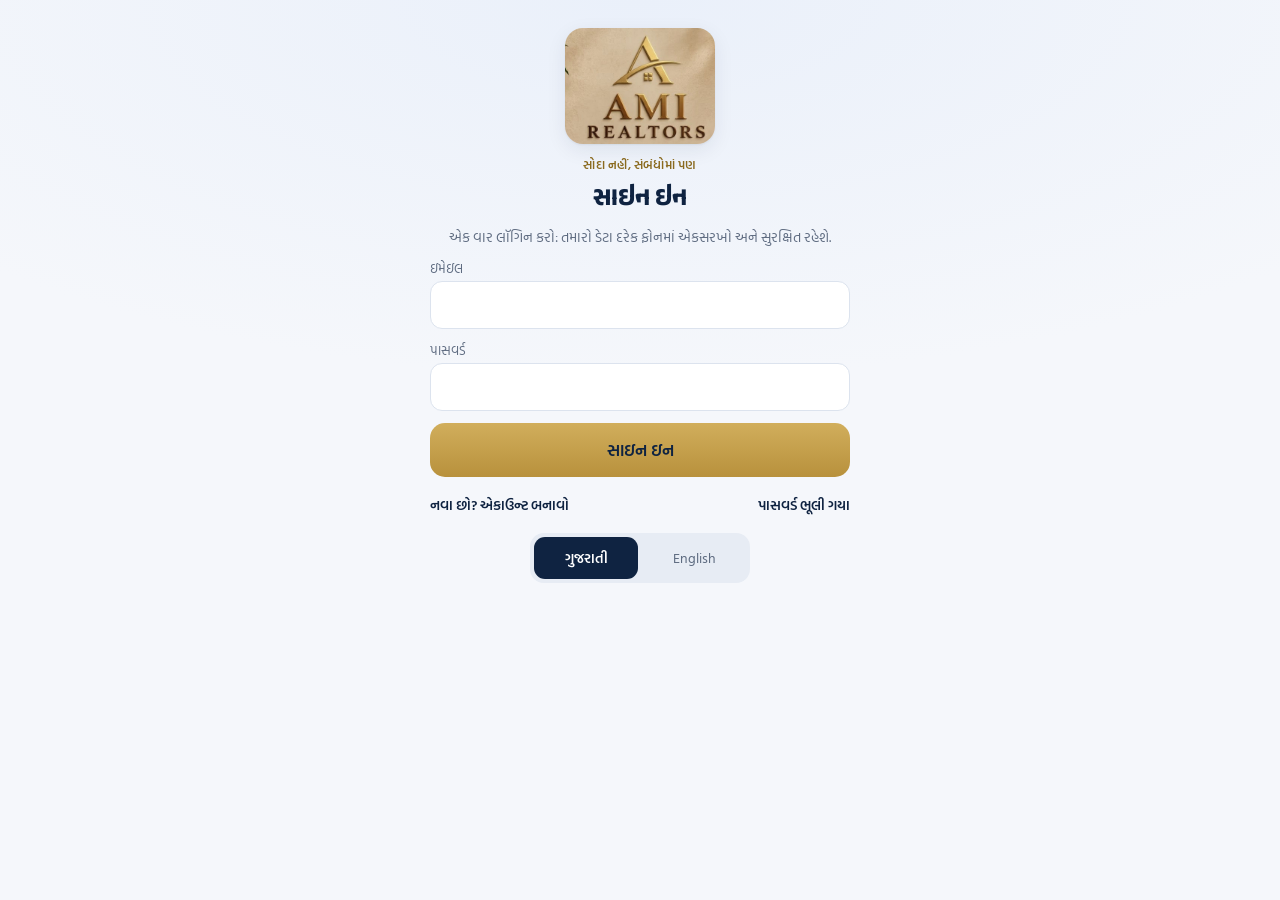
<file: public/index.html>
<!doctype html>
<html lang="gu">
<head>
<meta charset="utf-8">
<meta name="viewport" content="width=device-width, initial-scale=1, viewport-fit=cover, user-scalable=no">
<title>Ami Realtors</title>
<meta name="theme-color" content="#F5F7FB">
<meta name="apple-mobile-web-app-capable" content="yes">
<meta name="mobile-web-app-capable" content="yes">
<meta name="apple-mobile-web-app-status-bar-style" content="default">
<meta name="apple-mobile-web-app-title" content="Ami Realtors">
<link rel="manifest" href="manifest.webmanifest">
<link rel="apple-touch-icon" href="icons/icon-180.png">
<link rel="icon" href="icons/icon-192.png">
<link rel="preconnect" href="https://fonts.googleapis.com">
<link rel="preconnect" href="https://fonts.gstatic.com" crossorigin>
<link rel="stylesheet" href="https://fonts.googleapis.com/css2?family=Anek+Gujarati:wght@400;500;600;700&family=Hind+Vadodara:wght@400;500;600&display=swap">
<link rel="stylesheet" href="vendor/leaflet/leaflet.css">
<link rel="stylesheet" href="css/app.css">
</head>
<body>
<div id="app"></div>
<script src="vendor/leaflet/leaflet.js"></script>
<script src="vendor/supabase.js"></script>
<script type="module" src="js/app.js"></script>
</body>
</html>
</file>
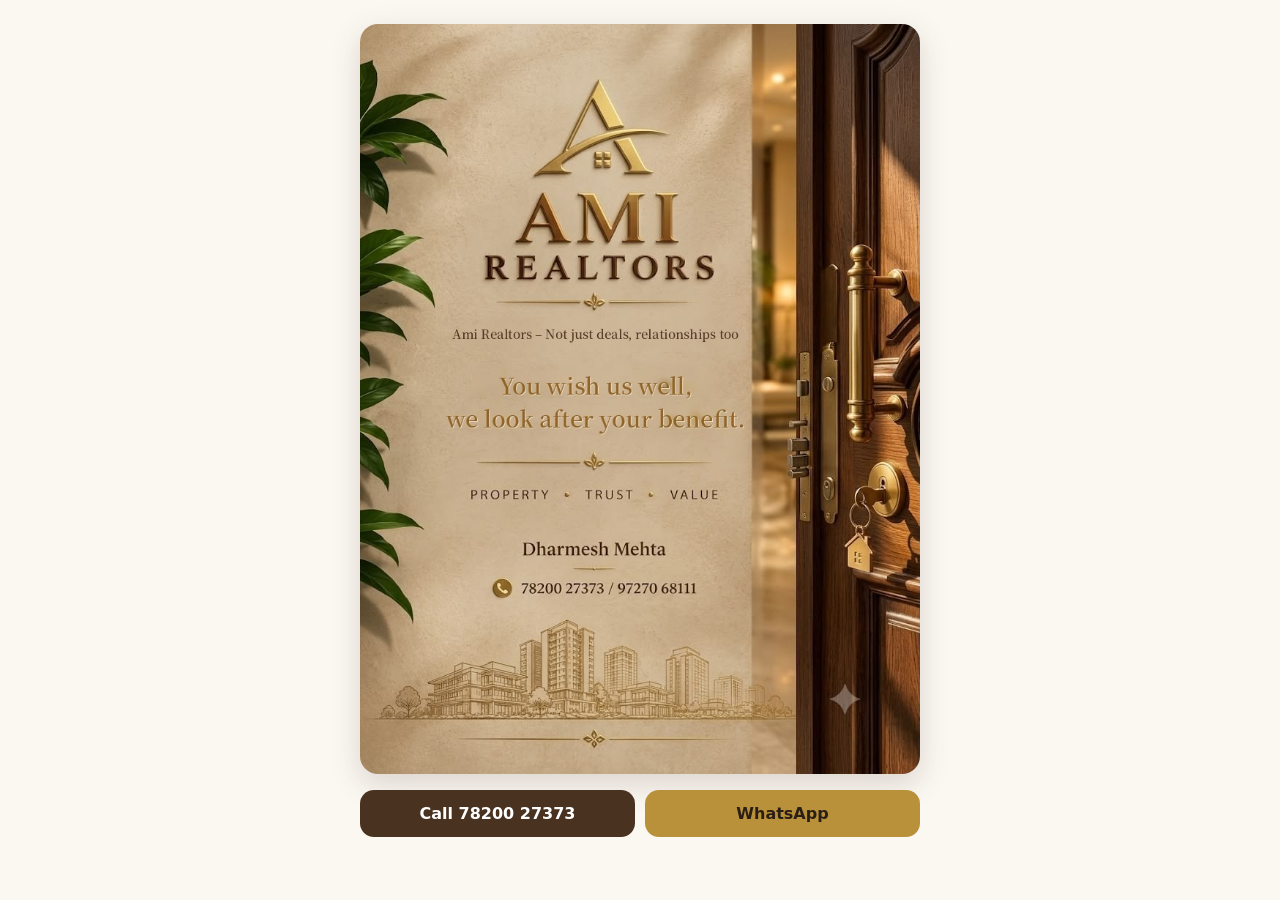
<file: public/card.html>
<!doctype html>
<html lang="gu">
<head>
<meta charset="utf-8">
<meta name="viewport" content="width=device-width, initial-scale=1">
<title>Ami Realtors – Dharmesh Mehta</title>
<meta name="description" content="Ami Realtors, Chowk Bazaar, Surat · Dharmesh Mehta · 78200 27373 / 97270 68111 · Property · Trust · Value">
<meta property="og:title" content="Ami Realtors – Dharmesh Mehta">
<meta property="og:description" content="Property · Trust · Value · Chowk Bazaar, Surat · 78200 27373 / 97270 68111">
<meta property="og:image" content="img/card_en.jpg">
<meta property="og:type" content="profile">
<style>
:root { --bg: #FBF8F2; --ink: #2B1F15; --gold: #B8913A; }
body { margin: 0; background: var(--bg); color: var(--ink); font-family: -apple-system, system-ui, sans-serif; display: flex; flex-direction: column; align-items: center; padding: 24px 16px; gap: 16px; }
img { width: 100%; max-width: 560px; border-radius: 18px; box-shadow: 0 10px 30px rgba(74, 50, 32, .18); }
.row { display: flex; gap: 10px; width: 100%; max-width: 560px; }
a { flex: 1; text-align: center; padding: 14px; border-radius: 14px; background: #4A3220; color: #fff; text-decoration: none; font-weight: 600; }
a.g { background: var(--gold); color: var(--ink); }
</style>
</head>
<body>
<img src="img/card_en.jpg" alt="Ami Realtors visiting card – Dharmesh Mehta">
<div class="row"><a href="tel:+917820027373">Call 78200 27373</a><a class="g" href="https://wa.me/917820027373">WhatsApp</a></div>
</body>
</html>
</file>
<file: public/vendor/leaflet/leaflet.css>
/* required styles */

.leaflet-pane,
.leaflet-tile,
.leaflet-marker-icon,
.leaflet-marker-shadow,
.leaflet-tile-container,
.leaflet-pane > svg,
.leaflet-pane > canvas,
.leaflet-zoom-box,
.leaflet-image-layer,
.leaflet-layer {
	position: absolute;
	left: 0;
	top: 0;
	}
.leaflet-container {
	overflow: hidden;
	}
.leaflet-tile,
.leaflet-marker-icon,
.leaflet-marker-shadow {
	-webkit-user-select: none;
	   -moz-user-select: none;
	        user-select: none;
	  -webkit-user-drag: none;
	}
/* Prevents IE11 from highlighting tiles in blue */
.leaflet-tile::selection {
	background: transparent;
}
/* Safari renders non-retina tile on retina better with this, but Chrome is worse */
.leaflet-safari .leaflet-tile {
	image-rendering: -webkit-optimize-contrast;
	}
/* hack that prevents hw layers "stretching" when loading new tiles */
.leaflet-safari .leaflet-tile-container {
	width: 1600px;
	height: 1600px;
	-webkit-transform-origin: 0 0;
	}
.leaflet-marker-icon,
.leaflet-marker-shadow {
	display: block;
	}
/* .leaflet-container svg: reset svg max-width decleration shipped in Joomla! (joomla.org) 3.x */
/* .leaflet-container img: map is broken in FF if you have max-width: 100% on tiles */
.leaflet-container .leaflet-overlay-pane svg {
	max-width: none !important;
	max-height: none !important;
	}
.leaflet-container .leaflet-marker-pane img,
.leaflet-container .leaflet-shadow-pane img,
.leaflet-container .leaflet-tile-pane img,
.leaflet-container img.leaflet-image-layer,
.leaflet-container .leaflet-tile {
	max-width: none !important;
	max-height: none !important;
	width: auto;
	padding: 0;
	}

.leaflet-container img.leaflet-tile {
	/* See: https://bugs.chromium.org/p/chromium/issues/detail?id=600120 */
	mix-blend-mode: plus-lighter;
}

.leaflet-container.leaflet-touch-zoom {
	-ms-touch-action: pan-x pan-y;
	touch-action: pan-x pan-y;
	}
.leaflet-container.leaflet-touch-drag {
	-ms-touch-action: pinch-zoom;
	/* Fallback for FF which doesn't support pinch-zoom */
	touch-action: none;
	touch-action: pinch-zoom;
}
.leaflet-container.leaflet-touch-drag.leaflet-touch-zoom {
	-ms-touch-action: none;
	touch-action: none;
}
.leaflet-container {
	-webkit-tap-highlight-color: transparent;
}
.leaflet-container a {
	-webkit-tap-highlight-color: rgba(51, 181, 229, 0.4);
}
.leaflet-tile {
	filter: inherit;
	visibility: hidden;
	}
.leaflet-tile-loaded {
	visibility: inherit;
	}
.leaflet-zoom-box {
	width: 0;
	height: 0;
	-moz-box-sizing: border-box;
	     box-sizing: border-box;
	z-index: 800;
	}
/* workaround for https://bugzilla.mozilla.org/show_bug.cgi?id=888319 */
.leaflet-overlay-pane svg {
	-moz-user-select: none;
	}

.leaflet-pane         { z-index: 400; }

.leaflet-tile-pane    { z-index: 200; }
.leaflet-overlay-pane { z-index: 400; }
.leaflet-shadow-pane  { z-index: 500; }
.leaflet-marker-pane  { z-index: 600; }
.leaflet-tooltip-pane   { z-index: 650; }
.leaflet-popup-pane   { z-index: 700; }

.leaflet-map-pane canvas { z-index: 100; }
.leaflet-map-pane svg    { z-index: 200; }

.leaflet-vml-shape {
	width: 1px;
	height: 1px;
	}
.lvml {
	behavior: url(#default#VML);
	display: inline-block;
	position: absolute;
	}


/* control positioning */

.leaflet-control {
	position: relative;
	z-index: 800;
	pointer-events: visiblePainted; /* IE 9-10 doesn't have auto */
	pointer-events: auto;
	}
.leaflet-top,
.leaflet-bottom {
	position: absolute;
	z-index: 1000;
	pointer-events: none;
	}
.leaflet-top {
	top: 0;
	}
.leaflet-right {
	right: 0;
	}
.leaflet-bottom {
	bottom: 0;
	}
.leaflet-left {
	left: 0;
	}
.leaflet-control {
	float: left;
	clear: both;
	}
.leaflet-right .leaflet-control {
	float: right;
	}
.leaflet-top .leaflet-control {
	margin-top: 10px;
	}
.leaflet-bottom .leaflet-control {
	margin-bottom: 10px;
	}
.leaflet-left .leaflet-control {
	margin-left: 10px;
	}
.leaflet-right .leaflet-control {
	margin-right: 10px;
	}


/* zoom and fade animations */

.leaflet-fade-anim .leaflet-popup {
	opacity: 0;
	-webkit-transition: opacity 0.2s linear;
	   -moz-transition: opacity 0.2s linear;
	        transition: opacity 0.2s linear;
	}
.leaflet-fade-anim .leaflet-map-pane .leaflet-popup {
	opacity: 1;
	}
.leaflet-zoom-animated {
	-webkit-transform-origin: 0 0;
	    -ms-transform-origin: 0 0;
	        transform-origin: 0 0;
	}
svg.leaflet-zoom-animated {
	will-change: transform;
}

.leaflet-zoom-anim .leaflet-zoom-animated {
	-webkit-transition: -webkit-transform 0.25s cubic-bezier(0,0,0.25,1);
	   -moz-transition:    -moz-transform 0.25s cubic-bezier(0,0,0.25,1);
	        transition:         transform 0.25s cubic-bezier(0,0,0.25,1);
	}
.leaflet-zoom-anim .leaflet-tile,
.leaflet-pan-anim .leaflet-tile {
	-webkit-transition: none;
	   -moz-transition: none;
	        transition: none;
	}

.leaflet-zoom-anim .leaflet-zoom-hide {
	visibility: hidden;
	}


/* cursors */

.leaflet-interactive {
	cursor: pointer;
	}
.leaflet-grab {
	cursor: -webkit-grab;
	cursor:    -moz-grab;
	cursor:         grab;
	}
.leaflet-crosshair,
.leaflet-crosshair .leaflet-interactive {
	cursor: crosshair;
	}
.leaflet-popup-pane,
.leaflet-control {
	cursor: auto;
	}
.leaflet-dragging .leaflet-grab,
.leaflet-dragging .leaflet-grab .leaflet-interactive,
.leaflet-dragging .leaflet-marker-draggable {
	cursor: move;
	cursor: -webkit-grabbing;
	cursor:    -moz-grabbing;
	cursor:         grabbing;
	}

/* marker & overlays interactivity */
.leaflet-marker-icon,
.leaflet-marker-shadow,
.leaflet-image-layer,
.leaflet-pane > svg path,
.leaflet-tile-container {
	pointer-events: none;
	}

.leaflet-marker-icon.leaflet-interactive,
.leaflet-image-layer.leaflet-interactive,
.leaflet-pane > svg path.leaflet-interactive,
svg.leaflet-image-layer.leaflet-interactive path {
	pointer-events: visiblePainted; /* IE 9-10 doesn't have auto */
	pointer-events: auto;
	}

/* visual tweaks */

.leaflet-container {
	background: #ddd;
	outline-offset: 1px;
	}
.leaflet-container a {
	color: #0078A8;
	}
.leaflet-zoom-box {
	border: 2px dotted #38f;
	background: rgba(255,255,255,0.5);
	}


/* general typography */
.leaflet-container {
	font-family: "Helvetica Neue", Arial, Helvetica, sans-serif;
	font-size: 12px;
	font-size: 0.75rem;
	line-height: 1.5;
	}


/* general toolbar styles */

.leaflet-bar {
	box-shadow: 0 1px 5px rgba(0,0,0,0.65);
	border-radius: 4px;
	}
.leaflet-bar a {
	background-color: #fff;
	border-bottom: 1px solid #ccc;
	width: 26px;
	height: 26px;
	line-height: 26px;
	display: block;
	text-align: center;
	text-decoration: none;
	color: black;
	}
.leaflet-bar a,
.leaflet-control-layers-toggle {
	background-position: 50% 50%;
	background-repeat: no-repeat;
	display: block;
	}
.leaflet-bar a:hover,
.leaflet-bar a:focus {
	background-color: #f4f4f4;
	}
.leaflet-bar a:first-child {
	border-top-left-radius: 4px;
	border-top-right-radius: 4px;
	}
.leaflet-bar a:last-child {
	border-bottom-left-radius: 4px;
	border-bottom-right-radius: 4px;
	border-bottom: none;
	}
.leaflet-bar a.leaflet-disabled {
	cursor: default;
	background-color: #f4f4f4;
	color: #bbb;
	}

.leaflet-touch .leaflet-bar a {
	width: 30px;
	height: 30px;
	line-height: 30px;
	}
.leaflet-touch .leaflet-bar a:first-child {
	border-top-left-radius: 2px;
	border-top-right-radius: 2px;
	}
.leaflet-touch .leaflet-bar a:last-child {
	border-bottom-left-radius: 2px;
	border-bottom-right-radius: 2px;
	}

/* zoom control */

.leaflet-control-zoom-in,
.leaflet-control-zoom-out {
	font: bold 18px 'Lucida Console', Monaco, monospace;
	text-indent: 1px;
	}

.leaflet-touch .leaflet-control-zoom-in, .leaflet-touch .leaflet-control-zoom-out  {
	font-size: 22px;
	}


/* layers control */

.leaflet-control-layers {
	box-shadow: 0 1px 5px rgba(0,0,0,0.4);
	background: #fff;
	border-radius: 5px;
	}
.leaflet-control-layers-toggle {
	background-image: url(images/layers.png);
	width: 36px;
	height: 36px;
	}
.leaflet-retina .leaflet-control-layers-toggle {
	background-image: url(images/layers-2x.png);
	background-size: 26px 26px;
	}
.leaflet-touch .leaflet-control-layers-toggle {
	width: 44px;
	height: 44px;
	}
.leaflet-control-layers .leaflet-control-layers-list,
.leaflet-control-layers-expanded .leaflet-control-layers-toggle {
	display: none;
	}
.leaflet-control-layers-expanded .leaflet-control-layers-list {
	display: block;
	position: relative;
	}
.leaflet-control-layers-expanded {
	padding: 6px 10px 6px 6px;
	color: #333;
	background: #fff;
	}
.leaflet-control-layers-scrollbar {
	overflow-y: scroll;
	overflow-x: hidden;
	padding-right: 5px;
	}
.leaflet-control-layers-selector {
	margin-top: 2px;
	position: relative;
	top: 1px;
	}
.leaflet-control-layers label {
	display: block;
	font-size: 13px;
	font-size: 1.08333em;
	}
.leaflet-control-layers-separator {
	height: 0;
	border-top: 1px solid #ddd;
	margin: 5px -10px 5px -6px;
	}

/* Default icon URLs */
.leaflet-default-icon-path { /* used only in path-guessing heuristic, see L.Icon.Default */
	background-image: url(images/marker-icon.png);
	}


/* attribution and scale controls */

.leaflet-container .leaflet-control-attribution {
	background: #fff;
	background: rgba(255, 255, 255, 0.8);
	margin: 0;
	}
.leaflet-control-attribution,
.leaflet-control-scale-line {
	padding: 0 5px;
	color: #333;
	line-height: 1.4;
	}
.leaflet-control-attribution a {
	text-decoration: none;
	}
.leaflet-control-attribution a:hover,
.leaflet-control-attribution a:focus {
	text-decoration: underline;
	}
.leaflet-attribution-flag {
	display: inline !important;
	vertical-align: baseline !important;
	width: 1em;
	height: 0.6669em;
	}
.leaflet-left .leaflet-control-scale {
	margin-left: 5px;
	}
.leaflet-bottom .leaflet-control-scale {
	margin-bottom: 5px;
	}
.leaflet-control-scale-line {
	border: 2px solid #777;
	border-top: none;
	line-height: 1.1;
	padding: 2px 5px 1px;
	white-space: nowrap;
	-moz-box-sizing: border-box;
	     box-sizing: border-box;
	background: rgba(255, 255, 255, 0.8);
	text-shadow: 1px 1px #fff;
	}
.leaflet-control-scale-line:not(:first-child) {
	border-top: 2px solid #777;
	border-bottom: none;
	margin-top: -2px;
	}
.leaflet-control-scale-line:not(:first-child):not(:last-child) {
	border-bottom: 2px solid #777;
	}

.leaflet-touch .leaflet-control-attribution,
.leaflet-touch .leaflet-control-layers,
.leaflet-touch .leaflet-bar {
	box-shadow: none;
	}
.leaflet-touch .leaflet-control-layers,
.leaflet-touch .leaflet-bar {
	border: 2px solid rgba(0,0,0,0.2);
	background-clip: padding-box;
	}


/* popup */

.leaflet-popup {
	position: absolute;
	text-align: center;
	margin-bottom: 20px;
	}
.leaflet-popup-content-wrapper {
	padding: 1px;
	text-align: left;
	border-radius: 12px;
	}
.leaflet-popup-content {
	margin: 13px 24px 13px 20px;
	line-height: 1.3;
	font-size: 13px;
	font-size: 1.08333em;
	min-height: 1px;
	}
.leaflet-popup-content p {
	margin: 17px 0;
	margin: 1.3em 0;
	}
.leaflet-popup-tip-container {
	width: 40px;
	height: 20px;
	position: absolute;
	left: 50%;
	margin-top: -1px;
	margin-left: -20px;
	overflow: hidden;
	pointer-events: none;
	}
.leaflet-popup-tip {
	width: 17px;
	height: 17px;
	padding: 1px;

	margin: -10px auto 0;
	pointer-events: auto;

	-webkit-transform: rotate(45deg);
	   -moz-transform: rotate(45deg);
	    -ms-transform: rotate(45deg);
	        transform: rotate(45deg);
	}
.leaflet-popup-content-wrapper,
.leaflet-popup-tip {
	background: white;
	color: #333;
	box-shadow: 0 3px 14px rgba(0,0,0,0.4);
	}
.leaflet-container a.leaflet-popup-close-button {
	position: absolute;
	top: 0;
	right: 0;
	border: none;
	text-align: center;
	width: 24px;
	height: 24px;
	font: 16px/24px Tahoma, Verdana, sans-serif;
	color: #757575;
	text-decoration: none;
	background: transparent;
	}
.leaflet-container a.leaflet-popup-close-button:hover,
.leaflet-container a.leaflet-popup-close-button:focus {
	color: #585858;
	}
.leaflet-popup-scrolled {
	overflow: auto;
	}

.leaflet-oldie .leaflet-popup-content-wrapper {
	-ms-zoom: 1;
	}
.leaflet-oldie .leaflet-popup-tip {
	width: 24px;
	margin: 0 auto;

	-ms-filter: "progid:DXImageTransform.Microsoft.Matrix(M11=0.70710678, M12=0.70710678, M21=-0.70710678, M22=0.70710678)";
	filter: progid:DXImageTransform.Microsoft.Matrix(M11=0.70710678, M12=0.70710678, M21=-0.70710678, M22=0.70710678);
	}

.leaflet-oldie .leaflet-control-zoom,
.leaflet-oldie .leaflet-control-layers,
.leaflet-oldie .leaflet-popup-content-wrapper,
.leaflet-oldie .leaflet-popup-tip {
	border: 1px solid #999;
	}


/* div icon */

.leaflet-div-icon {
	background: #fff;
	border: 1px solid #666;
	}


/* Tooltip */
/* Base styles for the element that has a tooltip */
.leaflet-tooltip {
	position: absolute;
	padding: 6px;
	background-color: #fff;
	border: 1px solid #fff;
	border-radius: 3px;
	color: #222;
	white-space: nowrap;
	-webkit-user-select: none;
	-moz-user-select: none;
	-ms-user-select: none;
	user-select: none;
	pointer-events: none;
	box-shadow: 0 1px 3px rgba(0,0,0,0.4);
	}
.leaflet-tooltip.leaflet-interactive {
	cursor: pointer;
	pointer-events: auto;
	}
.leaflet-tooltip-top:before,
.leaflet-tooltip-bottom:before,
.leaflet-tooltip-left:before,
.leaflet-tooltip-right:before {
	position: absolute;
	pointer-events: none;
	border: 6px solid transparent;
	background: transparent;
	content: "";
	}

/* Directions */

.leaflet-tooltip-bottom {
	margin-top: 6px;
}
.leaflet-tooltip-top {
	margin-top: -6px;
}
.leaflet-tooltip-bottom:before,
.leaflet-tooltip-top:before {
	left: 50%;
	margin-left: -6px;
	}
.leaflet-tooltip-top:before {
	bottom: 0;
	margin-bottom: -12px;
	border-top-color: #fff;
	}
.leaflet-tooltip-bottom:before {
	top: 0;
	margin-top: -12px;
	margin-left: -6px;
	border-bottom-color: #fff;
	}
.leaflet-tooltip-left {
	margin-left: -6px;
}
.leaflet-tooltip-right {
	margin-left: 6px;
}
.leaflet-tooltip-left:before,
.leaflet-tooltip-right:before {
	top: 50%;
	margin-top: -6px;
	}
.leaflet-tooltip-left:before {
	right: 0;
	margin-right: -12px;
	border-left-color: #fff;
	}
.leaflet-tooltip-right:before {
	left: 0;
	margin-left: -12px;
	border-right-color: #fff;
	}

/* Printing */

@media print {
	/* Prevent printers from removing background-images of controls. */
	.leaflet-control {
		-webkit-print-color-adjust: exact;
		print-color-adjust: exact;
		}
	}
</file>
<file: public/css/app.css>
:root { --green: #0F2341; --green2: #1F3B66; --gold: #C29B45; --gold2: #E3D3A8; --goldtext: #8A6A1F; --ground: #EEF2F8; --bg: #F5F7FB; --ink: #0E1726; --muted: #5E6B80; --line: #DCE3EE; --card: #FFFFFF; --navy3: #2C5288; --shadow: 0 1px 2px rgba(15, 35, 65, .06), 0 6px 20px rgba(15, 35, 65, .08); --r: 18px; --ease: cubic-bezier(.2, .8, .2, 1); }
* { box-sizing: border-box; -webkit-tap-highlight-color: transparent; }
html, body { margin: 0; height: 100%; background: var(--bg); color: var(--ink); font-family: 'Hind Vadodara', 'Noto Sans Gujarati', -apple-system, system-ui, sans-serif; font-size: 16px; line-height: 1.4; overscroll-behavior: none; }
h1, h2, h3, .title, .hero-t, .num { font-family: 'Anek Gujarati', 'Hind Vadodara', system-ui, sans-serif; margin: 0; }
h1 { font-size: 28px; font-weight: 700; color: var(--green); line-height: 1.15; display: flex; align-items: center; gap: 6px; }
h2 { font-size: 19px; font-weight: 700; }
h3 { font-size: 16px; font-weight: 700; margin-top: 8px; color: var(--green); }
a { color: var(--green); font-weight: 600; }
button, input, select, textarea { font: inherit; color: inherit; }
button { cursor: pointer; }
.ic, .mark { display: inline-flex; flex-shrink: 0; }
.muted { color: var(--muted); } .small { font-size: 14px; } .xs { font-size: 12px; } .b { font-weight: 600; } .gold { color: var(--gold); } .goldtext { color: var(--goldtext); } .grow { flex: 1; min-width: 0; }
.between { display: flex; justify-content: space-between; align-items: center; gap: 10px; } .between.top { align-items: flex-start; }

#app { height: 100%; }
.screen { height: 100%; overflow-y: auto; -webkit-overflow-scrolling: touch; padding: calc(env(safe-area-inset-top) + 14px) 16px calc(env(safe-area-inset-bottom) + 96px); display: flex; flex-direction: column; gap: 12px; }
.screen.map { padding: 0; overflow: hidden; position: relative; }
.screen > * { flex-shrink: 0; }
.hdr { display: flex; align-items: center; gap: 12px; }
.logo { width: 50px; height: 50px; border-radius: 14px; overflow: hidden; flex: none; box-shadow: 0 2px 8px rgba(15, 35, 65, .18); } .logo img { width: 100%; height: 100%; object-fit: cover; display: block; }
.brandline { font-size: 12px; color: var(--goldtext); font-weight: 600; letter-spacing: .02em; }
.bizcard img { width: 100%; border-radius: 16px; display: block; }
.iconbtn { border: 0; background: transparent; width: 44px; height: 44px; border-radius: 12px; display: flex; align-items: center; justify-content: center; color: var(--ink); }
.rowhd { display: flex; align-items: center; justify-content: space-between; margin-top: 4px; }

.tabbar { position: fixed; left: 0; right: 0; bottom: 0; z-index: 500; display: grid; grid-template-columns: repeat(5, minmax(0, 1fr)); background: #fff; border-top: 1px solid #DFE5EE; padding: 6px 6px calc(env(safe-area-inset-bottom) + 6px); }
.tabbar button { border: 0; background: transparent; min-height: 50px; display: flex; flex-direction: column; align-items: center; justify-content: center; gap: 2px; font-size: 11px; color: var(--muted); }
.tabbar button.on { color: var(--green); font-weight: 600; }

.card { background: var(--card); border-radius: 20px; padding: 14px 16px; display: flex; flex-direction: column; gap: 10px; border: 0; text-align: left; width: 100%; }
.card.inset { background: var(--ground); border-radius: 14px; }
.card.float { box-shadow: 0 8px 28px rgba(15, 35, 65, .2); }
.tag { font-size: 12px; font-weight: 600; color: var(--goldtext); }
.title { font-size: 17px; font-weight: 600; line-height: 1.3; } .title.big { font-size: 22px; font-weight: 700; color: var(--green); }
.empty { text-align: center; color: var(--muted); padding: 28px 16px; background: #fff; border-radius: 20px; }
.hero { background: var(--green); color: #fff; border: 0; border-radius: 20px; padding: 14px 16px; display: flex; align-items: center; gap: 12px; text-align: left; width: 100%; }
.hero.col { flex-direction: column; align-items: stretch; gap: 10px; }
.hero-t { font-size: 18px; font-weight: 600; }
.hero .ic { color: var(--gold); }

.grid2, .grid3, .grid4, .grid5 { display: grid; gap: 8px; }
.grid2 { grid-template-columns: repeat(2, minmax(0, 1fr)); } .grid3 { grid-template-columns: repeat(3, minmax(0, 1fr)); } .grid4 { grid-template-columns: repeat(4, minmax(0, 1fr)); } .grid5 { grid-template-columns: repeat(5, minmax(0, 1fr)); gap: 6px; }
.tile { background: var(--ground); border-radius: 12px; padding: 9px 10px; min-width: 0; } .grid4 .tile { background: #fff; } .tile .b { font-size: 15px; overflow-wrap: anywhere; }
.tile.dark { background: var(--green); color: #fff; }

.chips { display: flex; gap: 6px; } .chips.scroll { overflow-x: auto; margin: 0 -16px; padding: 0 16px; scrollbar-width: none; } .chips.scroll::-webkit-scrollbar { display: none; } .chips.wrap { flex-wrap: wrap; }
.chip { border: 1px solid var(--line); background: #fff; min-height: 40px; padding: 0 14px; border-radius: 20px; font-size: 14px; white-space: nowrap; }
.chip.on { background: var(--green); color: #fff; border-color: var(--green); font-weight: 600; }
.chip.sq { border-radius: 12px; padding: 0 2px; min-height: 44px; font-size: 13px; }
.chips.onmap .chip { border: 0; box-shadow: 0 2px 8px rgba(15, 35, 65, .16); }
.seg { display: grid; gap: 4px; background: #E4E9F2; border-radius: 14px; padding: 4px; }
.seg button { border: 0; background: transparent; min-height: 42px; border-radius: 11px; color: var(--muted); font-size: 14px; }
.seg button.on { background: #fff; color: var(--ink); font-weight: 600; }

.btn { border: 0; background: var(--ground); color: var(--ink); min-height: 46px; padding: 0 14px; border-radius: 13px; font-size: 15px; font-weight: 600; display: inline-flex; align-items: center; justify-content: center; gap: 6px; text-decoration: none; text-align: center; }
.card .btn { background: var(--ground); } .screen > .grid2 > .btn { background: #fff; }
.btn.green, .card .btn.green, .screen > .grid2 > .btn.green { background: var(--green); color: #fff; } .btn.gold, .card .btn.gold, .screen > .grid2 > .btn.gold { background: var(--gold); color: var(--ink); } .btn.mid { background: var(--green2); color: #fff; }
.btn.danger { background: transparent; color: #9B2C1F; } .btn.dashed { background: transparent; border: 1px dashed #8A948E; font-weight: 500; } .btn.tall { min-height: 58px; }
.linkbtn { border: 0; background: transparent; padding: 6px 0; color: var(--green); font-weight: 600; font-size: 14px; text-align: left; min-height: 32px; display: inline-flex; align-items: center; } .linkbtn.goldlink { color: var(--gold); } .linkbtn.xs { font-size: 12px; min-height: 24px; padding: 0 0 0 8px; }
.input { width: 100%; min-width: 0; border: 1px solid var(--line); background: #fff; border-radius: 12px; padding: 0 12px; min-height: 48px; font-size: 16px; outline: 0; -webkit-appearance: none; appearance: none; }
.input:focus { border-color: var(--green); } .input.area { padding: 10px 12px; min-height: 0; resize: vertical; } .input.sel { width: auto; font-weight: 600; } .input.pick { display: flex; align-items: center; justify-content: space-between; text-align: left; }
.field { display: flex; flex-direction: column; gap: 4px; min-width: 0; } .field > span { font-size: 13px; color: var(--muted); }
.join { display: flex; gap: 6px; } .join select { width: auto; flex-shrink: 0; padding: 0 8px; }
.check { display: flex; align-items: center; gap: 10px; min-height: 44px; } .check input { width: 22px; height: 22px; accent-color: var(--green); }
.pasterow { display: grid; grid-template-columns: minmax(0, 1fr) auto auto; gap: 8px; } .pasterow .input { border: 0; }

.badge { border: 0; border-radius: 10px; padding: 4px 8px; font-size: 12px; font-weight: 600; min-height: 32px; background: #E6EBF3; color: var(--ink); -webkit-appearance: none; appearance: none; text-align: center; }
.badge.st-new { background: var(--gold); } .badge.st-visit { background: #DCE9E2; color: var(--green); } .badge.st-closed { background: var(--green); color: #fff; }
.rates { padding: 4px 16px; gap: 0; } .rate { display: flex; justify-content: space-between; align-items: center; gap: 10px; padding: 12px 0; border-bottom: 1px solid #E6EBF3; } .rate:last-child { border: 0; }
.rate .num { font-size: 20px; font-weight: 600; white-space: nowrap; } .rate.strong .num { font-size: 26px; font-weight: 700; color: var(--green); } .rate.strong .b { color: var(--green); }
.areahd { border: 0; background: transparent; text-align: left; padding: 0; }
.list { display: flex; flex-direction: column; } .list.tight { gap: 6px; }
.row { border: 0; border-bottom: 1px solid #E6EBF3; background: transparent; min-height: 48px; display: flex; justify-content: space-between; align-items: center; gap: 10px; text-align: left; padding: 0 2px; width: 100%; font-size: 16px; } .row.big { min-height: 56px; font-weight: 600; } .row .muted { font-size: 13px; }
.pt { background: var(--ground); border-radius: 10px; padding: 8px 10px; } .pt.out { opacity: .6; }
.prow { display: flex; gap: 12px; } .thumb { width: 84px; height: 84px; border-radius: 12px; background: #DCE4D8 center/cover; flex-shrink: 0; border: 0; } .thumb.sm { width: 50px; height: 50px; font-size: 11px; color: var(--muted); }
.files { display: flex; gap: 8px; flex-wrap: wrap; align-items: center; }
.rowcard { background: var(--ground); gap: 4px; }

#map { position: absolute; inset: 0 0 0 0; z-index: 1; background: #E7ECDF; }
.map-top { position: absolute; z-index: 450; left: 14px; right: 14px; top: calc(env(safe-area-inset-top) + 12px); display: flex; flex-direction: column; gap: 8px; }
.searchbox { display: flex; align-items: center; gap: 10px; background: #fff; border-radius: 16px; padding: 0 14px; min-height: 50px; box-shadow: 0 4px 16px rgba(15, 35, 65, .16); color: var(--muted); }
.searchbox input { border: 0; outline: 0; flex: 1; min-width: 0; font-size: 16px; background: transparent; color: var(--ink); }
.sug { background: #fff; border-radius: 14px; padding: 0 12px; box-shadow: 0 4px 16px rgba(15, 35, 65, .16); } .sug:empty { display: none; } .sug .row:last-child { border: 0; }
#mapcard { position: absolute; z-index: 450; left: 12px; right: 12px; bottom: calc(env(safe-area-inset-bottom) + 76px); }
.pinwrap { width: auto !important; height: auto !important; }
.pin { transform: translate(-50%, -50%); display: inline-flex; flex-direction: column; background: #fff; border-radius: 16px; padding: 5px 11px; font: 500 12px/1.25 'Hind Vadodara', system-ui, sans-serif; color: var(--ink); box-shadow: 0 3px 10px rgba(15, 35, 65, .22); white-space: nowrap; }
.pin b { font-weight: 600; } .pin.sel { background: var(--green); color: #fff; outline: 2px solid var(--gold); } .pin.sel b { color: var(--gold); }
.leaflet-container { font: inherit; } .leaflet-control-attribution { font-size: 10px; margin-bottom: calc(env(safe-area-inset-bottom) + 64px) !important; }

.sheet-wrap { position: fixed; inset: 0; z-index: 900; background: rgba(20, 32, 27, .45); display: flex; align-items: flex-end; }
.sheet { background: #fff; width: 100%; max-height: 92%; border-radius: 22px 22px 0 0; display: flex; flex-direction: column; }
.sheet-hd { display: flex; align-items: center; justify-content: space-between; padding: 10px 8px 4px 18px; }
.sheet-body { overflow-y: auto; -webkit-overflow-scrolling: touch; padding: 6px 18px calc(env(safe-area-inset-bottom) + 20px); display: flex; flex-direction: column; gap: 10px; }
.sheet-body .card { background: var(--ground); }
.toast { position: fixed; z-index: 3000; left: 50%; transform: translateX(-50%); bottom: calc(env(safe-area-inset-bottom) + 96px); background: var(--green); color: #fff; padding: 10px 16px; border-radius: 14px; font-size: 14px; max-width: 88%; text-align: center; box-shadow: 0 6px 20px rgba(0, 0, 0, .25); } .toast.bad { background: #9B2C1F; }
.lockscreen { position: fixed; inset: 0; z-index: 2000; background: #E6ECF5 url(../img/card.jpg) center top / cover; display: flex; flex-direction: column; align-items: center; justify-content: center; gap: 14px; padding: 24px; }
.lockscreen .lockbox { background: rgba(240, 244, 250, .94); border-radius: 22px; padding: 22px; display: flex; flex-direction: column; align-items: center; gap: 12px; box-shadow: 0 8px 30px rgba(15, 35, 65, .25); }
.lockscreen .lockbox img { width: 180px; border-radius: 14px; }
.lock-name { color: var(--green); font: 600 20px 'Anek Gujarati', system-ui, sans-serif; letter-spacing: .3em; margin-bottom: 14px; }
.input.pin { width: 180px; text-align: center; font-size: 28px; letter-spacing: .4em; border: 0; }
@media (min-width: 560px) { #app, .tabbar, .sheet { max-width: 480px; margin: 0 auto; } .sheet-wrap { justify-content: center; } }

.spot { transform: translate(-50%, -130%); display: inline-block; background: var(--gold); color: var(--ink); font: 600 12px/1.2 'Hind Vadodara', system-ui, sans-serif; padding: 5px 10px; border-radius: 12px; white-space: nowrap; box-shadow: 0 3px 10px rgba(15, 35, 65, .25); }

.stack { display: flex; flex-direction: column; gap: 10px; }
.card.white, .rowcard.white { background: #fff; }
.duerow { display: flex; align-items: center; gap: 10px; min-height: 48px; }
.tick { width: 28px; height: 28px; border-radius: 50%; border: 2px solid var(--green); background: transparent; flex-shrink: 0; }
.duetext { border: 0; background: transparent; text-align: left; padding: 4px 0; min-height: 44px; min-width: 0; }
.board { display: flex; gap: 10px; overflow-x: auto; margin: 0 -16px; padding: 0 16px 8px; align-items: flex-start; }
.kcol { flex: 0 0 240px; background: #E4E9F2; border-radius: 16px; padding: 10px; display: flex; flex-direction: column; gap: 8px; }
.kcard { padding: 10px 12px; gap: 6px; border-radius: 14px; } .kcard .badge { align-self: flex-start; }
.badge.st-token, .badge.st-dastavej { background: #DCE9E2; color: var(--green); } .badge.st-nego { background: #F3E3B6; }
.statseg .seg button { font-size: 12px; min-height: 36px; } .statseg { padding: 2px 0 10px; border-bottom: 1px solid #E6EBF3; }
.gbadge { font-size: 11px; font-weight: 600; padding: 2px 7px; border-radius: 8px; background: #E6EBF3; } .g-premium { background: var(--green); color: #fff; } .g-standard { background: var(--gold); }
.tagb { font-size: 12px; font-weight: 600; padding: 5px 10px; border-radius: 10px; background: #E6EBF3; } .tagb.v-yes, .tagb.v-final, .tagb.v-inside { background: var(--green); color: #fff; } .tagb.v-construction, .tagb.v-planned, .tagb.v-proposed, .tagb.v-draft { background: var(--gold); }
.pc { background: var(--ground); border-radius: 10px; padding: 8px 10px; border: 1px solid transparent; } .pc.pro { border-color: #BFD8CC; } .pc.con { border-color: #E6CF95; }
.input.share { width: 92px; flex-shrink: 0; }

.pin.est { background: #FBF7EA; border: 1px dashed #B79A4A; } .pin.est b { font-style: italic; } .pin.small { font-size: 11px; padding: 3px 8px; }

/* live location, industrial pins, report flag, project search */
.locbtn { align-self: flex-end; display: inline-flex; align-items: center; gap: 6px; background: var(--green); color: #fff; border: 0; border-radius: 999px; padding: 9px 14px; font: 600 14px/1 'Hind Vadodara', system-ui, sans-serif; box-shadow: 0 4px 14px rgba(15, 35, 65, .25); }
.pin.ind { background: #EEF1F4; border: 1.5px solid #5B6B7A; } .pin.ind b { color: #2F3D4A; }
.linkbtn.flag { color: #9A6B1A; opacity: .85; }
.searchbox.flat { box-shadow: none; border: 1px solid #DCE3EE; min-height: 44px; }
.pmap { height: 340px; border-radius: 18px; overflow: hidden; margin: 6px 0 10px; }
.pmap{flex:none}

.clus { display: grid; place-items: center; border-radius: 50%; background: rgba(15, 35, 65, .88); color: #fff; font-weight: 700; font-size: 14px; border: 3px solid rgba(255, 255, 255, .85); box-shadow: 0 3px 10px rgba(15, 35, 65, .3); }


/* ===== v3 premium light ===== */
body { -webkit-font-smoothing: antialiased; text-rendering: optimizeLegibility; }
.screen { animation: fadein .22s var(--ease); scroll-behavior: auto; padding-top: calc(env(safe-area-inset-top) + 10px); }
@keyframes fadein { from { opacity: 0; transform: translateY(6px); } to { opacity: 1; transform: none; } }
@media (prefers-reduced-motion: reduce) { .screen, .sheet, .sheet-wrap, .toast { animation: none !important; transition: none !important; } }
.card { background: var(--card); border: 1px solid var(--line); box-shadow: var(--shadow); border-radius: var(--r); }
.card.inset, .sheet-body .card { box-shadow: none; border: 1px solid var(--line); background: var(--bg); }
.card.float { box-shadow: 0 12px 36px rgba(15, 35, 65, .22); border: 0; }
.card.tap { cursor: pointer; transition: transform .12s var(--ease), box-shadow .12s; }
.card.tap:active { transform: scale(.985); box-shadow: 0 1px 3px rgba(15, 35, 65, .08); }
.card.picked { outline: 2px solid var(--gold); background: #F3F7FD; }
.hero-card { background: linear-gradient(160deg, #FFFFFF 0%, #EEF3FA 100%); border: 1px solid var(--gold2); }
.empty { border: 1px dashed var(--line); background: transparent; }
.tile { background: var(--bg); border: 1px solid var(--line); }
.tile.dark { background: var(--green); border-color: var(--green); }
.span3 { grid-column: 1 / -1; }
.btn { transition: transform .1s var(--ease), filter .1s; border: 1px solid var(--line); background: #fff; }
.btn:active { transform: scale(.97); filter: brightness(.96); }
.btn.green, .btn.gold, .btn.mid { border: 0; }
.btn.green { background: var(--green); } .btn.gold { background: linear-gradient(180deg, #D3AE58, #BF973E); color: #1F1812; }
.btn.sm { min-height: 40px; font-size: 14px; padding: 0 10px; border-radius: 11px; }
.btn.big { min-height: 54px; font-size: 17px; border-radius: 15px; }
.btn.danger { border: 0; }
.chip { transition: background .15s, color .15s; }
.seg { background: #E7ECF4; }
.tabbar { background: rgba(255, 255, 255, .92); -webkit-backdrop-filter: saturate(1.6) blur(16px); backdrop-filter: saturate(1.6) blur(16px); border-top: 1px solid var(--line); }
.tabbar button { position: relative; transition: color .15s; }
.tabbar button.on::before { content: ''; position: absolute; top: 2px; width: 28px; height: 3px; border-radius: 3px; background: var(--gold); }
.hdr.sub { position: sticky; top: calc(-1 * (env(safe-area-inset-top) + 10px)); z-index: 20; background: rgba(251, 248, 242, .94); -webkit-backdrop-filter: blur(14px); backdrop-filter: blur(14px); margin: calc(-1 * (env(safe-area-inset-top) + 10px)) -16px 0; padding: calc(env(safe-area-inset-top) + 8px) 8px 8px; border-bottom: 1px solid var(--line); }
h1.sm { font-size: 20px; line-height: 1.2; overflow: hidden; text-overflow: ellipsis; display: -webkit-box; -webkit-line-clamp: 2; -webkit-box-orient: vertical; }
.iconbtn.back { width: 40px; height: 40px; margin-left: -6px; color: var(--green); flex: none; }
.iconbtn.sm { width: 32px; height: 32px; }
.hdr .iconbtn.back + .areahd { margin-left: -4px; }
.center { text-align: center; justify-content: center; display: flex; }
.clamp3 { display: -webkit-box; -webkit-line-clamp: 3; -webkit-box-orient: vertical; overflow: hidden; }
.ellip { max-width: 55%; overflow: hidden; text-overflow: ellipsis; white-space: nowrap; text-align: right; }
.stack.tight { gap: 6px; }
.shimmer { background: linear-gradient(90deg, transparent, rgba(194, 155, 69, .18), transparent); background-size: 200% 100%; animation: shim 1.2s infinite; border-radius: 8px; padding: 4px 8px; }
@keyframes shim { from { background-position: 200% 0; } to { background-position: -200% 0; } }
/* sheets */
.sheet-wrap { background: rgba(31, 24, 18, .38); animation: fadebg .2s; }
.sheet-wrap.out { opacity: 0; transition: opacity .18s; }
.sheet { animation: slideup .26s var(--ease); background: var(--bg); }
.sheet.full { height: 94%; max-height: 94%; }
.sheet-grip { width: 40px; height: 5px; border-radius: 3px; background: #C8D2E0; margin: 8px auto 0; flex: none; }
.sheet-hd { padding: 4px 8px 4px 4px; gap: 4px; }
.sheet-hd h2 { font-size: 18px; overflow: hidden; text-overflow: ellipsis; white-space: nowrap; }
@keyframes slideup { from { transform: translateY(40px); opacity: .4; } to { transform: none; opacity: 1; } }
@keyframes fadebg { from { background: transparent; } }
.toast { background: #2A1F16; border-radius: 16px; animation: toastin .2s var(--ease); width: max-content; max-width: calc(100% - 32px); }
@keyframes toastin { from { opacity: 0; transform: translate(-50%, 12px); } to { opacity: 1; transform: translate(-50%, 0); } }
.toast.undo { display: flex; align-items: center; gap: 14px; }
.toast.undo button { border: 0; background: transparent; color: var(--gold2); font-weight: 700; font-size: 15px; padding: 6px 2px; }
/* today */
.hero.linkhero { background: linear-gradient(135deg, #0F2341, #1F3B66); box-shadow: var(--shadow); min-height: 64px; }
.hero-ic { width: 40px; height: 40px; border-radius: 12px; background: rgba(255, 255, 255, .12); display: flex; align-items: center; justify-content: center; font-size: 20px; flex: none; }
/* projects */
.stickybar { position: sticky; top: calc(-1 * (env(safe-area-inset-top) + 10px)); z-index: 15; background: var(--bg); margin: 0 -16px; padding: 6px 16px 8px; display: flex; flex-direction: column; gap: 8px; }
.searchbox.flat { box-shadow: none; border: 1px solid var(--line); min-height: 48px; }
.searchbox input::-webkit-search-cancel-button { display: none; }
.pick-cb { width: 26px; height: 26px; accent-color: var(--green); flex: none; }
.cardthumb { width: 96px; height: 128px; object-fit: cover; border-radius: 10px; flex: none; }
.progress { height: 6px; background: #E7ECF4; border-radius: 4px; overflow: hidden; } .progress span { display: block; height: 100%; background: var(--gold); transition: width .3s; }
.bcrow.done { opacity: .55; } .bcrow.next { outline: 2px solid var(--gold); background: #F3F7FD; }
/* map */
.maprow { display: flex; gap: 8px; }
.locbtn { border: 0; background: #fff; border-radius: 14px; min-height: 44px; padding: 0 14px; display: inline-flex; align-items: center; gap: 6px; font-weight: 600; font-size: 14px; color: var(--green); box-shadow: 0 4px 16px rgba(15, 35, 65, .16); }
/* detail */
.mrow { display: flex; justify-content: space-between; gap: 10px; align-items: center; padding: 10px 0; border-bottom: 1px solid var(--line); } .mrow:last-of-type { border: 0; }
.mrow .num { font-weight: 700; font-size: 18px; color: var(--green); text-align: right; white-space: nowrap; }
.linkrow { gap: 10px; padding: 8px 2px; min-height: 56px; text-decoration: none; color: var(--ink); font-weight: 400; }
.linkrow .ic { color: var(--goldtext); }
.linkrow.pdf .small.b::after { content: ' · PDF'; color: var(--goldtext); font-size: 11px; }
.pc { border-radius: 12px; padding: 8px 10px; } .pc.pro { background: #EEF5EC; } .pc.con { background: #FBEDE7; }
.article p { margin: 0; font-size: 17px; line-height: 1.65; }
.article .atitle { font-size: 22px; line-height: 1.3; color: var(--green); }
.apoints { margin: 0; padding-left: 20px; display: flex; flex-direction: column; gap: 6px; font-size: 16px; }
/* auth */
.authscreen { position: fixed; inset: 0; z-index: 2100; background: radial-gradient(120% 70% at 50% 0%, #EAF0FA 0%, var(--bg) 60%); overflow-y: auto; display: flex; justify-content: center; padding: calc(env(safe-area-inset-top) + 28px) 18px 28px; }
.authbox { width: 100%; max-width: 420px; display: flex; flex-direction: column; gap: 12px; }
.authlogo { width: 150px; align-self: center; border-radius: 18px; box-shadow: var(--shadow); }
.authbox h1 { justify-content: center; font-size: 26px; }
.seg.mini { align-self: center; width: 220px; grid-template-columns: 1fr 1fr; }
.input.code, .codebig { text-align: center; font-size: 26px; letter-spacing: .3em; font-weight: 700; }
.codebig { padding: 18px; background: #fff; border: 2px dashed var(--gold); border-radius: 16px; color: var(--green); }
.livedot { width: 8px; height: 8px; border-radius: 50%; background: #AAB6C8; display: inline-block; } .livedot.on { background: #3E9B5B; }
.input:focus { border-color: var(--gold); box-shadow: 0 0 0 3px rgba(194, 155, 69, .18); }
#mapcard .card { max-height: 52vh; overflow-y: auto; -webkit-overflow-scrolling: touch; gap: 8px; padding: 12px 14px; }
#mapcard .list.tight .between { min-height: 22px; }
.tprow { min-height: 52px; } .chip.sm { min-height: 32px; padding: 0 10px; font-size: 12px; display: inline-flex; align-items: center; text-decoration: none; color: var(--green); font-weight: 600; }
.authmsg { border-radius: 14px; padding: 12px 14px; font-size: 15px; line-height: 1.45; background: #EEF5EC; color: #1F4D2B; } .authmsg.bad { background: #FBEDE7; color: #8A2A17; }
.btn[disabled] { opacity: .6; pointer-events: none; }
.factchips { display: flex; flex-wrap: wrap; gap: 6px; }
.fchip { font-size: 12px; font-weight: 600; padding: 4px 9px; border-radius: 10px; background: var(--bg); border: 1px solid var(--line); white-space: nowrap; }
.fchip.good { background: #EEF5EC; border-color: #CFE3CB; color: #1F4D2B; } .fchip.warn { background: #FBEDE7; border-color: #F0D2C6; color: #8A2A17; }
.cardhd { border: 0; background: transparent; text-align: left; padding: 0; min-width: 0; }
.spotcard .linkbtn.center { align-self: center; min-height: 24px; padding: 0; }
.btn.ai { background: linear-gradient(135deg, #EEF2FF, #F5EEFF); border-color: #D9D6F5; color: #3B2E8C; }
.chat { display: flex; flex-direction: column; gap: 10px; min-height: 200px; }
.msg { max-width: 92%; padding: 10px 13px; border-radius: 16px; font-size: 16px; line-height: 1.5; }
.msg.user { align-self: flex-end; background: var(--green); color: #fff; border-bottom-right-radius: 4px; }
.msg.assistant { align-self: flex-start; background: #fff; border: 1px solid var(--line); border-bottom-left-radius: 4px; }
.msg .li { padding-left: 4px; } .msg .gap { height: 6px; } .msg a { word-break: break-all; }
.msgbar { display: flex; gap: 12px; margin-top: 6px; } .srcs { display: flex; flex-wrap: wrap; gap: 6px; margin-top: 8px; }
.chatbar { position: sticky; bottom: 0; display: grid; grid-template-columns: 1fr auto; gap: 8px; background: var(--bg); padding-top: 6px; }
.chatbar .input { min-height: 46px; resize: none; }
.sheet-body > *, .stack > *, .chat > * { flex-shrink: 0; }
.pt.row { align-items: flex-start; gap: 10px; padding: 10px; min-height: 0; border-bottom: 0; border-radius: 12px; }
.pt.row input[type=checkbox] { width: 22px; height: 22px; margin-top: 2px; flex: none; accent-color: var(--green); }
.pt.row .grow > div { overflow-wrap: anywhere; }
.bulkbar { position: sticky; bottom: calc(-1 * (env(safe-area-inset-bottom) + 20px)); background: var(--bg); padding: 8px 0 calc(env(safe-area-inset-bottom) + 8px); z-index: 2; border-top: 1px solid var(--line); }
.msgprev { white-space: pre-wrap; background: #fff; border: 1px dashed var(--line); border-radius: 10px; padding: 8px 10px; color: var(--ink); }
.waitem { gap: 8px; } .waitem.out { opacity: .5; } .waitem .seg button { font-size: 12px; min-height: 36px; } .hero .btn.gold.big { width: 100%; }
.pin.approx { background: #FBF7EA; border: 1.5px dashed #B79A4A; opacity: .8; } .pin.approx span::before { content: '≈ '; }

/* v5 navy premium */
.hero, .hero.linkhero { background: linear-gradient(135deg, #0F2341 0%, #1F3B66 60%, #2C5288 100%); }
.tabbar { background: rgba(255, 255, 255, .96); backdrop-filter: blur(10px); -webkit-backdrop-filter: blur(10px); }
.tabbar button.on { color: var(--green); } .tabbar button.on .ic { color: var(--gold); }
.btn.gold { background: linear-gradient(180deg, #D1AE5C, #B8913C); color: #0F2341; }
.seg button.on { background: var(--green); color: #fff; }
.chip.on { background: var(--green); color: #fff; border-color: var(--green); }
.hero-card { border-color: #D7E0EE; }
.badtext { color: #A3341F; font-weight: 600; }
.steps { margin: 6px 0 0; padding-left: 20px; display: grid; gap: 3px; }

/* Societies 3D map */
.socmap { height: 58vh; min-height: 340px; flex: none; border-radius: 18px; overflow: hidden; margin: 6px 0 4px; background: #e9e6df; }
.socmap .maplibregl-marker .pin { cursor: pointer; border-width: 2px; border-style: solid; }
.socleg { display: flex; flex-wrap: wrap; gap: 2px 6px; }
.iconbtn.star { font-size: 20px; color: #c9ccd3; background: none; border: 0; padding: 0 2px; }
.iconbtn.star.on { color: #E3B341; }
</file>
